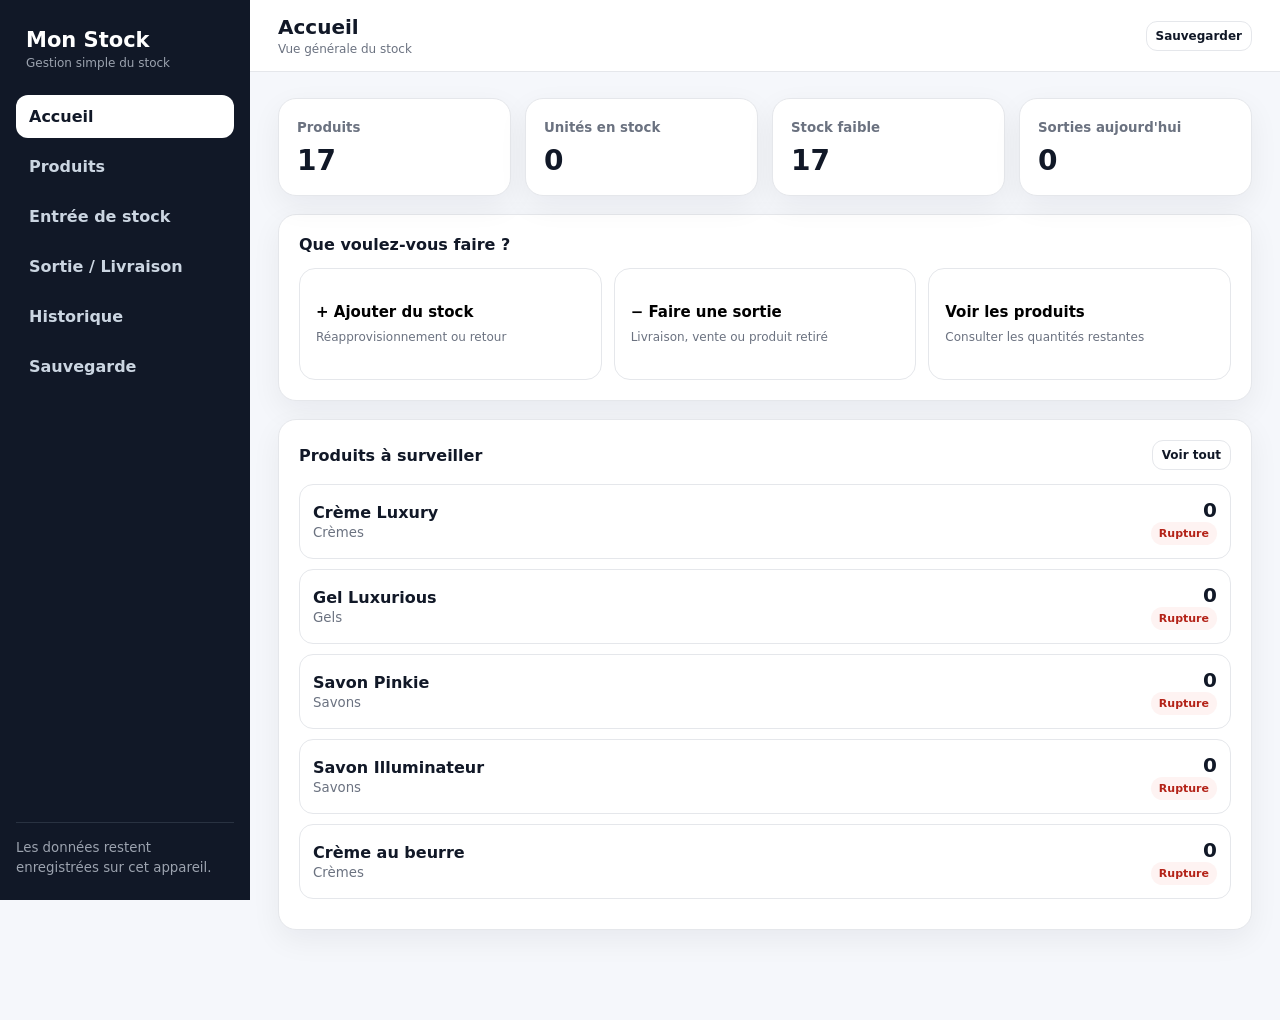
<file: carene-stock.html>
<!DOCTYPE html>
<html lang="fr">
<head>
<meta charset="UTF-8">
<meta name="viewport" content="width=device-width, initial-scale=1.0">
<title>Mon Stock</title>
<style>
:root{
  --bg:#f5f7fb;--surface:#ffffff;--surface2:#f9fafb;--text:#111827;--muted:#6b7280;
  --line:#e5e7eb;--primary:#111827;--primary2:#374151;--success:#047857;--danger:#b42318;
  --warning:#b54708;--shadow:0 10px 30px rgba(17,24,39,.06);--radius:18px
}
*{box-sizing:border-box}
html{scroll-behavior:smooth}
body{margin:0;font-family:Inter,ui-sans-serif,system-ui,-apple-system,Segoe UI,Roboto,Arial,sans-serif;background:var(--bg);color:var(--text)}
button,input,select,textarea{font:inherit}
button{cursor:pointer}
.app{min-height:100vh;display:flex}
.sidebar{
  width:250px;background:#111827;color:#fff;padding:22px 16px;position:fixed;inset:0 auto 0 0;
  display:flex;flex-direction:column;z-index:20
}
.logo{padding:6px 10px 24px}
.logo strong{font-size:21px;display:block}
.logo span{font-size:12px;color:#9ca3af}
.nav{display:grid;gap:7px}
.nav button{
  border:0;background:transparent;color:#cbd5e1;text-align:left;padding:12px 13px;border-radius:12px;font-weight:700
}
.nav button:hover,.nav button.active{background:#fff;color:#111827}
.side-bottom{margin-top:auto;border-top:1px solid #293241;padding-top:14px}
.side-bottom small{color:#9ca3af;line-height:1.4}
.main{margin-left:250px;width:calc(100% - 250px)}
.topbar{
  height:72px;background:rgba(255,255,255,.94);backdrop-filter:blur(10px);border-bottom:1px solid var(--line);
  display:flex;align-items:center;justify-content:space-between;padding:0 28px;position:sticky;top:0;z-index:15
}
.topbar h1{margin:0;font-size:20px}
.topbar p{margin:3px 0 0;color:var(--muted);font-size:12px}
.content{max-width:1180px;margin:auto;padding:26px 28px 90px}
.page{display:none}.page.active{display:block}
.grid4{display:grid;grid-template-columns:repeat(4,1fr);gap:14px}
.stat,.card{background:var(--surface);border:1px solid var(--line);border-radius:var(--radius);box-shadow:var(--shadow)}
.stat{padding:18px}.stat small{color:var(--muted);font-weight:700}.stat b{display:block;font-size:28px;margin-top:8px}
.card{padding:20px;margin-top:18px}
.card h2{font-size:16px;margin:0 0 14px}
.card-head{display:flex;align-items:center;justify-content:space-between;gap:12px;margin-bottom:14px}
.card-head h2{margin:0}
.quick{display:grid;grid-template-columns:repeat(3,1fr);gap:12px}
.quick button{
  min-height:112px;border:1px solid var(--line);background:#fff;border-radius:16px;padding:16px;text-align:left
}
.quick button:hover{transform:translateY(-1px);box-shadow:var(--shadow)}
.quick strong{display:block;font-size:15px;margin-bottom:5px}.quick span{font-size:12px;color:var(--muted)}
.btn{border:0;background:var(--primary);color:#fff;border-radius:11px;padding:10px 14px;font-weight:800}
.btn.secondary{background:#fff;color:var(--text);border:1px solid var(--line)}
.btn.success{background:var(--success)}.btn.danger{background:var(--danger)}
.btn.small{padding:7px 9px;font-size:12px}
input,select,textarea{
  width:100%;border:1px solid var(--line);background:#fff;border-radius:11px;padding:11px 12px;outline:none;color:var(--text)
}
input:focus,select:focus,textarea:focus{border-color:#9ca3af;box-shadow:0 0 0 3px rgba(17,24,39,.05)}
label{display:block;font-size:12px;color:var(--muted);font-weight:700;margin-bottom:6px}
.form-row{display:grid;grid-template-columns:1fr 1fr;gap:12px}
.field{margin-bottom:13px}
.table-wrap{overflow:auto;border:1px solid var(--line);border-radius:14px}
table{width:100%;border-collapse:collapse;min-width:760px}
th,td{padding:12px 13px;border-bottom:1px solid var(--line);text-align:left;font-size:13px}
th{background:#fafafa;color:#6b7280;font-size:12px}
tr:last-child td{border-bottom:0}
.badge{display:inline-flex;padding:5px 8px;border-radius:999px;font-size:11px;font-weight:800}
.badge.ok{background:#ecfdf3;color:#047857}.badge.low{background:#fff7ed;color:#b54708}.badge.zero{background:#fef3f2;color:#b42318}
.toolbar{display:flex;gap:9px;align-items:center;justify-content:space-between;flex-wrap:wrap}
.toolbar .search{max-width:320px}
.empty{padding:32px;text-align:center;color:var(--muted)}
.wizard{max-width:720px;margin:0 auto}
.steps{display:flex;align-items:center;margin:8px 0 22px}
.step{display:flex;align-items:center;gap:8px;color:#9ca3af;font-size:12px;font-weight:800;flex:1}
.step::after{content:"";height:2px;background:#e5e7eb;flex:1;margin-left:8px}
.step:last-child::after{display:none}
.step .dot{width:28px;height:28px;border-radius:50%;display:grid;place-items:center;background:#e5e7eb;color:#6b7280}
.step.active,.step.done{color:#111827}
.step.active .dot{background:#111827;color:#fff}.step.done .dot{background:#d1fae5;color:#047857}
.wizard-panel{display:none}.wizard-panel.active{display:block}
.wizard-actions{display:flex;justify-content:space-between;gap:10px;margin-top:18px}
.summary{
  background:#f9fafb;border:1px solid var(--line);border-radius:14px;padding:15px;margin-top:14px
}
.summary-row{display:flex;justify-content:space-between;gap:14px;padding:8px 0;border-bottom:1px dashed #d1d5db;font-size:13px}
.summary-row:last-child{border:0}.summary-row span{color:var(--muted)}
.product-card{
  display:flex;align-items:center;justify-content:space-between;gap:12px;border:1px solid var(--line);
  border-radius:14px;padding:13px;margin-bottom:10px
}
.product-card .meta{min-width:0}.product-card strong{display:block}.product-card small{color:var(--muted)}
.product-stock{text-align:right}.product-stock b{font-size:20px;display:block}
.notice{padding:12px 14px;border-radius:12px;background:#f9fafb;border:1px solid var(--line);font-size:12px;color:var(--muted);line-height:1.5}
.notice.success{background:#ecfdf3;border-color:#a7f3d0;color:#065f46}
.notice.warning{background:#fff7ed;border-color:#fed7aa;color:#9a3412}
.mobile-nav{display:none}
.section-title{margin-bottom:6px}.section-sub{margin:0 0 20px;color:var(--muted);font-size:13px}
.actions{display:flex;gap:6px;flex-wrap:wrap}
.hidden{display:none!important}
@media(max-width:900px){
  .sidebar{display:none}.main{margin-left:0;width:100%}
  .topbar{height:64px;padding:0 16px}
  .content{padding:18px 14px 92px}
  .grid4{grid-template-columns:1fr 1fr}
  .quick{grid-template-columns:1fr}
  .mobile-nav{
    display:grid;grid-template-columns:repeat(5,1fr);position:fixed;left:0;right:0;bottom:0;background:#fff;
    border-top:1px solid var(--line);z-index:30;padding:7px 6px calc(7px + env(safe-area-inset-bottom))
  }
  .mobile-nav button{border:0;background:transparent;color:#6b7280;padding:8px 3px;border-radius:9px;font-size:10px;font-weight:800}
  .mobile-nav button.active{background:#111827;color:#fff}
}
@media(max-width:560px){
  .grid4{grid-template-columns:1fr 1fr}.stat b{font-size:23px}
  .form-row{grid-template-columns:1fr}.card{padding:15px}.steps{overflow:hidden}
  .step{font-size:10px}.step .dot{width:24px;height:24px}.step::after{margin-left:4px}
  .topbar p{display:none}
}
</style>
</head>
<body>
<div class="app">
  <aside class="sidebar">
    <div class="logo"><strong>Mon Stock</strong><span>Gestion simple du stock</span></div>
    <nav class="nav">
      <button data-page="dashboard" class="active">Accueil</button>
      <button data-page="products">Produits</button>
      <button data-page="entry">Entrée de stock</button>
      <button data-page="exit">Sortie / Livraison</button>
      <button data-page="history">Historique</button>
      <button data-page="settings">Sauvegarde</button>
    </nav>
    <div class="side-bottom"><small>Les données restent enregistrées sur cet appareil.</small></div>
  </aside>

  <div class="main">
    <header class="topbar">
      <div><h1 id="pageTitle">Accueil</h1><p id="pageSubtitle">Vue générale du stock</p></div>
      <button class="btn secondary small" id="quickBackup">Sauvegarder</button>
    </header>

    <main class="content">
      <!-- DASHBOARD -->
      <section class="page active" id="page-dashboard">
        <div class="grid4">
          <div class="stat"><small>Produits</small><b id="dProducts">0</b></div>
          <div class="stat"><small>Unités en stock</small><b id="dUnits">0</b></div>
          <div class="stat"><small>Stock faible</small><b id="dLow">0</b></div>
          <div class="stat"><small>Sorties aujourd'hui</small><b id="dOutToday">0</b></div>
        </div>

        <div class="card">
          <h2>Que voulez-vous faire ?</h2>
          <div class="quick">
            <button data-goto="entry"><strong>+ Ajouter du stock</strong><span>Réapprovisionnement ou retour</span></button>
            <button data-goto="exit"><strong>− Faire une sortie</strong><span>Livraison, vente ou produit retiré</span></button>
            <button data-goto="products"><strong>Voir les produits</strong><span>Consulter les quantités restantes</span></button>
          </div>
        </div>

        <div class="card">
          <div class="card-head"><h2>Produits à surveiller</h2><button class="btn secondary small" data-goto="products">Voir tout</button></div>
          <div id="lowStockList"></div>
        </div>
      </section>

      <!-- PRODUCTS -->
      <section class="page" id="page-products">
        <h2 class="section-title">Produits</h2>
        <p class="section-sub">Ajoutez vos produits et consultez le stock disponible.</p>

        <div class="card" style="margin-top:0">
          <div class="toolbar">
            <input id="productSearch" class="search" placeholder="Rechercher un produit...">
            <button class="btn" id="startAddProduct">+ Nouveau produit</button>
          </div>
          <div class="table-wrap" style="margin-top:14px">
            <table>
              <thead><tr><th>Produit</th><th>Catégorie</th><th>Stock</th><th>État</th><th>Actions</th></tr></thead>
              <tbody id="productsBody"></tbody>
            </table>
          </div>
        </div>

        <div class="card hidden" id="addProductCard">
          <div class="card-head"><h2>Ajouter un produit</h2><button class="btn secondary small" id="cancelAddProduct">Fermer</button></div>
          <div class="wizard" id="productWizard">
            <div class="steps">
              <div class="step active" data-step="1"><span class="dot">1</span>Produit</div>
              <div class="step" data-step="2"><span class="dot">2</span>Stock</div>
              <div class="step" data-step="3"><span class="dot">3</span>Confirmer</div>
            </div>

            <div class="wizard-panel active" data-panel="1">
              <div class="field"><label>Nom du produit</label><input id="newName" placeholder="Ex. Savon Carène"></div>
              <div class="field"><label>Catégorie</label><input id="newCategory" placeholder="Ex. Savon, crème, gel..."></div>
              <div class="wizard-actions"><span></span><button class="btn" data-pnext>Continuer</button></div>
            </div>

            <div class="wizard-panel" data-panel="2">
              <div class="form-row">
                <div class="field"><label>Stock de départ</label><input id="newStock" type="number" min="0" step="1" value="0"></div>
                <div class="field"><label>Alerte stock faible</label><input id="newThreshold" type="number" min="0" step="1" value="5"></div>
              </div>
              <div class="notice">Exemple : si l'alerte est réglée à 5, le produit sera signalé dès qu'il reste 5 unités ou moins.</div>
              <div class="wizard-actions"><button class="btn secondary" data-pprev>Retour</button><button class="btn" data-pnext>Continuer</button></div>
            </div>

            <div class="wizard-panel" data-panel="3">
              <div class="summary" id="newProductSummary"></div>
              <div class="wizard-actions"><button class="btn secondary" data-pprev>Retour</button><button class="btn success" id="confirmAddProduct">Ajouter le produit</button></div>
            </div>
          </div>
        </div>
      </section>

      <!-- ENTRY -->
      <section class="page" id="page-entry">
        <h2 class="section-title">Entrée de stock</h2>
        <p class="section-sub">Ajoutez des unités à un produit existant.</p>
        <div class="card wizard" style="margin-top:0">
          <div class="steps" id="entrySteps">
            <div class="step active" data-step="1"><span class="dot">1</span>Produit</div>
            <div class="step" data-step="2"><span class="dot">2</span>Quantité</div>
            <div class="step" data-step="3"><span class="dot">3</span>Confirmer</div>
          </div>
          <div class="wizard-panel active" data-entry-panel="1">
            <div class="field"><label>Choisir le produit</label><select id="entryProduct"></select></div>
            <div id="entryProductInfo"></div>
            <div class="wizard-actions"><span></span><button class="btn" data-enext>Continuer</button></div>
          </div>
          <div class="wizard-panel" data-entry-panel="2">
            <div class="field"><label>Quantité à ajouter</label><input id="entryQty" type="number" min="1" step="1" placeholder="Ex. 20"></div>
            <div class="field"><label>Motif</label>
              <select id="entryReason"><option>Réapprovisionnement</option><option>Retour client</option><option>Correction</option><option>Autre</option></select>
            </div>
            <div class="field"><label>Note (facultatif)</label><textarea id="entryNote" rows="3" placeholder="Ex. Arrivage fournisseur"></textarea></div>
            <div class="wizard-actions"><button class="btn secondary" data-eprev>Retour</button><button class="btn" data-enext>Continuer</button></div>
          </div>
          <div class="wizard-panel" data-entry-panel="3">
            <div class="summary" id="entrySummary"></div>
            <div class="wizard-actions"><button class="btn secondary" data-eprev>Retour</button><button class="btn success" id="confirmEntry">Valider l'entrée</button></div>
          </div>
        </div>
      </section>

      <!-- EXIT -->
      <section class="page" id="page-exit">
        <h2 class="section-title">Sortie / Livraison</h2>
        <p class="section-sub">Retirez les produits qui quittent le stock.</p>
        <div class="card wizard" style="margin-top:0">
          <div class="steps" id="exitSteps">
            <div class="step active" data-step="1"><span class="dot">1</span>Produit</div>
            <div class="step" data-step="2"><span class="dot">2</span>Sortie</div>
            <div class="step" data-step="3"><span class="dot">3</span>Confirmer</div>
          </div>
          <div class="wizard-panel active" data-exit-panel="1">
            <div class="field"><label>Choisir le produit</label><select id="exitProduct"></select></div>
            <div id="exitProductInfo"></div>
            <div class="wizard-actions"><span></span><button class="btn" data-xnext>Continuer</button></div>
          </div>
          <div class="wizard-panel" data-exit-panel="2">
            <div class="field"><label>Quantité à sortir</label><input id="exitQty" type="number" min="1" step="1" placeholder="Ex. 5"></div>
            <div class="field"><label>Motif</label>
              <select id="exitReason"><option>Livraison / commande</option><option>Vente directe</option><option>Produit abîmé</option><option>Perte</option><option>Correction</option><option>Autre</option></select>
            </div>
            <div class="field"><label>Note (facultatif)</label><textarea id="exitNote" rows="3" placeholder="Ex. Livraison cliente Awa"></textarea></div>
            <div class="wizard-actions"><button class="btn secondary" data-xprev>Retour</button><button class="btn" data-xnext>Continuer</button></div>
          </div>
          <div class="wizard-panel" data-exit-panel="3">
            <div class="summary" id="exitSummary"></div>
            <div class="wizard-actions"><button class="btn secondary" data-xprev>Retour</button><button class="btn" id="confirmExit">Valider la sortie</button></div>
          </div>
        </div>
      </section>

      <!-- HISTORY -->
      <section class="page" id="page-history">
        <h2 class="section-title">Historique</h2>
        <p class="section-sub">Toutes les entrées et sorties enregistrées.</p>
        <div class="card" style="margin-top:0">
          <div class="toolbar">
            <div style="display:flex;gap:8px;flex-wrap:wrap">
              <select id="historyType" style="width:auto"><option value="">Tous</option><option value="IN">Entrées</option><option value="OUT">Sorties</option></select>
              <input id="historySearch" class="search" placeholder="Rechercher...">
            </div>
            <button class="btn secondary" id="exportHistory">Exporter CSV</button>
          </div>
          <div class="table-wrap" style="margin-top:14px">
            <table>
              <thead><tr><th>Date</th><th>Produit</th><th>Type</th><th>Quantité</th><th>Stock après</th><th>Détail</th></tr></thead>
              <tbody id="historyBody"></tbody>
            </table>
          </div>
        </div>
      </section>

      <!-- SETTINGS -->
      <section class="page" id="page-settings">
        <h2 class="section-title">Sauvegarde</h2>
        <p class="section-sub">Gardez une copie de vos données.</p>
        <div class="card" style="margin-top:0">
          <h2>Sauvegarder les données</h2>
          <p class="section-sub">Téléchargez une copie complète de votre stock et de l'historique.</p>
          <button class="btn" id="backupBtn">Télécharger la sauvegarde</button>
        </div>
        <div class="card">
          <h2>Restaurer une sauvegarde</h2>
          <p class="section-sub">Choisissez un fichier de sauvegarde créé par cette application.</p>
          <label class="btn secondary" style="display:inline-block;margin:0">Choisir un fichier
            <input type="file" id="restoreInput" accept=".json,application/json" hidden>
          </label>
        </div>
        <div class="card">
          <h2>Exporter le stock</h2>
          <p class="section-sub">Créez un fichier CSV lisible dans Excel.</p>
          <button class="btn secondary" id="exportStock">Exporter le stock CSV</button>
        </div>
      </section>
    </main>
  </div>
</div>

<nav class="mobile-nav">
  <button data-page="dashboard" class="active">Accueil</button>
  <button data-page="products">Produits</button>
  <button data-page="entry">Entrée</button>
  <button data-page="exit">Sortie</button>
  <button data-page="history">Historique</button>
</nav>

<script>
(() => {
const KEY='mon_stock_app_v2';
const $=id=>document.getElementById(id);
let data=load();
let productStep=1, entryStep=1, exitStep=1;

const pageMeta={
 dashboard:['Accueil','Vue générale du stock'],
 products:['Produits','Liste et gestion des produits'],
 entry:['Entrée de stock','Ajouter des unités'],
 exit:['Sortie / Livraison','Retirer des unités'],
 history:['Historique','Mouvements du stock'],
 settings:['Sauvegarde','Sauvegarder ou restaurer les données']
};

function load(){
 try{
   const x=JSON.parse(localStorage.getItem(KEY));
   if(x&&Array.isArray(x.products)&&Array.isArray(x.movements)) return x;
 }catch(e){}
 return {products:[],movements:[]};
}
function save(){localStorage.setItem(KEY,JSON.stringify(data));renderAll()}
function uid(){return Date.now().toString(36)+Math.random().toString(36).slice(2,8)}
function esc(s=''){return String(s).replace(/[&<>"']/g,c=>({'&':'&amp;','<':'&lt;','>':'&gt;','"':'&quot;',"'":'&#039;'}[c]))}
function dt(iso){return new Intl.DateTimeFormat('fr-FR',{dateStyle:'short',timeStyle:'short'}).format(new Date(iso))}
function dayKey(d=new Date()){return d.getFullYear()+'-'+String(d.getMonth()+1).padStart(2,'0')+'-'+String(d.getDate()).padStart(2,'0')}
function productById(id){return data.products.find(p=>p.id===id)}

function gotoPage(page){
 document.querySelectorAll('.page').forEach(p=>p.classList.remove('active'));
 $('page-'+page).classList.add('active');
 document.querySelectorAll('[data-page]').forEach(b=>b.classList.toggle('active',b.dataset.page===page));
 $('pageTitle').textContent=pageMeta[page][0];$('pageSubtitle').textContent=pageMeta[page][1];
 if(page==='entry') resetEntry();
 if(page==='exit') resetExit();
 window.scrollTo({top:0,behavior:'smooth'});
}
document.querySelectorAll('[data-page]').forEach(b=>b.onclick=()=>gotoPage(b.dataset.page));
document.querySelectorAll('[data-goto]').forEach(b=>b.onclick=()=>gotoPage(b.dataset.goto));

function renderAll(){
 renderDashboard();renderProducts();renderSelects();renderHistory();
}
function renderDashboard(){
 $('dProducts').textContent=data.products.length;
 $('dUnits').textContent=data.products.reduce((a,p)=>a+p.stock,0);
 $('dLow').textContent=data.products.filter(p=>p.stock<=p.threshold).length;
 $('dOutToday').textContent=data.movements.filter(m=>m.type==='OUT'&&dayKey(new Date(m.date))===dayKey()).reduce((a,m)=>a+m.qty,0);
 const low=data.products.filter(p=>p.stock<=p.threshold).slice(0,5);
 $('lowStockList').innerHTML=low.length?low.map(p=>`
 <div class="product-card">
   <div class="meta"><strong>${esc(p.name)}</strong><small>${esc(p.category||'Sans catégorie')}</small></div>
   <div class="product-stock"><b>${p.stock}</b><span class="badge ${p.stock===0?'zero':'low'}">${p.stock===0?'Rupture':'Faible'}</span></div>
 </div>`).join(''):'<div class="notice success">Aucun produit en stock faible.</div>';
}
function renderProducts(){
 const q=$('productSearch').value.trim().toLowerCase();
 const items=data.products.filter(p=>(p.name+' '+(p.category||'')).toLowerCase().includes(q));
 $('productsBody').innerHTML=items.length?items.map(p=>{
   const badge=p.stock===0?'<span class="badge zero">Rupture</span>':p.stock<=p.threshold?'<span class="badge low">Faible</span>':'<span class="badge ok">OK</span>';
   return `<tr><td><strong>${esc(p.name)}</strong></td><td>${esc(p.category||'—')}</td><td><strong>${p.stock}</strong></td><td>${badge}</td>
   <td><div class="actions"><button class="btn secondary small" data-edit="${p.id}">Modifier</button><button class="btn danger small" data-del="${p.id}">Supprimer</button></div></td></tr>`
 }).join(''):'<tr><td colspan="5" class="empty">Aucun produit.</td></tr>';
 document.querySelectorAll('[data-del]').forEach(b=>b.onclick=()=>{
   const p=productById(b.dataset.del); if(!p)return;
   if(confirm(`Supprimer "${p.name}" ?`)){data.products=data.products.filter(x=>x.id!==p.id);save()}
 });
 document.querySelectorAll('[data-edit]').forEach(b=>b.onclick=()=>{
   const p=productById(b.dataset.edit);if(!p)return;
   const name=prompt('Nom du produit :',p.name);if(name===null)return;
   const cat=prompt('Catégorie :',p.category||'');if(cat===null)return;
   const th=prompt('Alerte stock faible :',p.threshold);if(th===null)return;
   p.name=name.trim()||p.name;p.category=cat.trim();p.threshold=Math.max(0,Number(th)||0);save();
 });
}
$('productSearch').oninput=renderProducts;

function renderSelects(){
 const opts=data.products.length?'<option value="">— Choisir —</option>'+data.products.map(p=>`<option value="${p.id}">${esc(p.name)} — stock ${p.stock}</option>`).join(''):'<option value="">Aucun produit</option>';
 $('entryProduct').innerHTML=opts;$('exitProduct').innerHTML=opts;
 updateEntryProductInfo();updateExitProductInfo();
}
function renderHistory(){
 const type=$('historyType').value;
 const q=$('historySearch').value.trim().toLowerCase();
 const items=data.movements.filter(m=>(!type||m.type===type)&&((m.productName+' '+(m.reason||'')+' '+(m.note||'')).toLowerCase().includes(q)));
 $('historyBody').innerHTML=items.length?items.map(m=>`
 <tr><td>${dt(m.date)}</td><td>${esc(m.productName)}</td><td>${m.type==='IN'?'<span class="badge ok">Entrée</span>':'<span class="badge zero">Sortie</span>'}</td>
 <td><strong>${m.type==='IN'?'+':'−'}${m.qty}</strong></td><td>${m.stockAfter}</td><td>${esc([m.reason,m.note].filter(Boolean).join(' — ')||'—')}</td></tr>`).join('')
 :'<tr><td colspan="6" class="empty">Aucun mouvement.</td></tr>';
}
$('historyType').onchange=renderHistory;$('historySearch').oninput=renderHistory;

/* PRODUCT WIZARD */
$('startAddProduct').onclick=()=>{$('addProductCard').classList.remove('hidden');productStep=1;renderProductStep();$('addProductCard').scrollIntoView({behavior:'smooth'})}
$('cancelAddProduct').onclick=()=>{$('addProductCard').classList.add('hidden')}
function renderProductStep(){
 document.querySelectorAll('#productWizard .wizard-panel').forEach(p=>p.classList.toggle('active',Number(p.dataset.panel)===productStep));
 document.querySelectorAll('#productWizard .step').forEach(s=>{
   const n=Number(s.dataset.step);s.classList.toggle('active',n===productStep);s.classList.toggle('done',n<productStep)
 });
 if(productStep===3){
   $('newProductSummary').innerHTML=[
    ['Produit',$('newName').value.trim()||'—'],
    ['Catégorie',$('newCategory').value.trim()||'—'],
    ['Stock de départ',$('newStock').value||'0'],
    ['Alerte stock faible',$('newThreshold').value||'0']
   ].map(x=>`<div class="summary-row"><span>${x[0]}</span><strong>${esc(x[1])}</strong></div>`).join('');
 }
}
document.querySelectorAll('[data-pnext]').forEach(b=>b.onclick=()=>{
 if(productStep===1&&!$('newName').value.trim()){alert('Entrez le nom du produit.');return}
 productStep=Math.min(3,productStep+1);renderProductStep()
});
document.querySelectorAll('[data-pprev]').forEach(b=>b.onclick=()=>{productStep=Math.max(1,productStep-1);renderProductStep()});
$('confirmAddProduct').onclick=()=>{
 const name=$('newName').value.trim(),category=$('newCategory').value.trim(),stock=Math.max(0,Number($('newStock').value)||0),threshold=Math.max(0,Number($('newThreshold').value)||0);
 if(data.products.some(p=>p.name.toLowerCase()===name.toLowerCase())){alert('Ce produit existe déjà.');return}
 const p={id:uid(),name,category,stock,threshold,createdAt:new Date().toISOString()};data.products.unshift(p);
 if(stock>0)data.movements.unshift({id:uid(),productId:p.id,productName:p.name,type:'IN',qty:stock,stockAfter:stock,reason:'Stock initial',note:'',date:new Date().toISOString()});
 save();$('newName').value='';$('newCategory').value='';$('newStock').value=0;$('newThreshold').value=5;$('addProductCard').classList.add('hidden');gotoPage('products')
};

/* ENTRY WIZARD */
function resetEntry(){entryStep=1;$('entryProduct').value='';$('entryQty').value='';$('entryNote').value='';renderEntryStep();updateEntryProductInfo()}
function renderEntryStep(){
 document.querySelectorAll('[data-entry-panel]').forEach(p=>p.classList.toggle('active',Number(p.dataset.entryPanel)===entryStep));
 document.querySelectorAll('#entrySteps .step').forEach(s=>{const n=Number(s.dataset.step);s.classList.toggle('active',n===entryStep);s.classList.toggle('done',n<entryStep)});
 if(entryStep===3){
  const p=productById($('entryProduct').value),q=Number($('entryQty').value)||0;
  $('entrySummary').innerHTML=summaryRows([['Produit',p?.name||'—'],['Stock actuel',String(p?.stock??'—')],['Quantité ajoutée','+'+q],['Nouveau stock',String((p?.stock||0)+q)],['Motif',$('entryReason').value]]);
 }
}
function updateEntryProductInfo(){
 const p=productById($('entryProduct').value);
 $('entryProductInfo').innerHTML=p?`<div class="notice">Stock actuel : <strong>${p.stock}</strong> unités</div>`:'';
}
$('entryProduct').onchange=updateEntryProductInfo;
document.querySelectorAll('[data-enext]').forEach(b=>b.onclick=()=>{
 if(entryStep===1&&!productById($('entryProduct').value)){alert('Choisissez un produit.');return}
 if(entryStep===2&&Number($('entryQty').value)<=0){alert('Entrez une quantité valide.');return}
 entryStep=Math.min(3,entryStep+1);renderEntryStep()
});
document.querySelectorAll('[data-eprev]').forEach(b=>b.onclick=()=>{entryStep=Math.max(1,entryStep-1);renderEntryStep()});
$('confirmEntry').onclick=()=>{
 const p=productById($('entryProduct').value),q=Number($('entryQty').value);if(!p||q<=0)return;
 p.stock+=q;data.movements.unshift({id:uid(),productId:p.id,productName:p.name,type:'IN',qty:q,stockAfter:p.stock,reason:$('entryReason').value,note:$('entryNote').value.trim(),date:new Date().toISOString()});
 save();alert('Entrée enregistrée.');gotoPage('dashboard')
};

/* EXIT WIZARD */
function resetExit(){exitStep=1;$('exitProduct').value='';$('exitQty').value='';$('exitNote').value='';renderExitStep();updateExitProductInfo()}
function renderExitStep(){
 document.querySelectorAll('[data-exit-panel]').forEach(p=>p.classList.toggle('active',Number(p.dataset.exitPanel)===exitStep));
 document.querySelectorAll('#exitSteps .step').forEach(s=>{const n=Number(s.dataset.step);s.classList.toggle('active',n===exitStep);s.classList.toggle('done',n<exitStep)});
 if(exitStep===3){
  const p=productById($('exitProduct').value),q=Number($('exitQty').value)||0;
  $('exitSummary').innerHTML=summaryRows([['Produit',p?.name||'—'],['Stock actuel',String(p?.stock??'—')],['Quantité retirée','−'+q],['Stock restant',String((p?.stock||0)-q)],['Motif',$('exitReason').value]]);
 }
}
function updateExitProductInfo(){
 const p=productById($('exitProduct').value);
 $('exitProductInfo').innerHTML=p?`<div class="notice ${p.stock===0?'warning':''}">Stock disponible : <strong>${p.stock}</strong> unités</div>`:'';
}
$('exitProduct').onchange=updateExitProductInfo;
document.querySelectorAll('[data-xnext]').forEach(b=>b.onclick=()=>{
 const p=productById($('exitProduct').value),q=Number($('exitQty').value)||0;
 if(exitStep===1&&!p){alert('Choisissez un produit.');return}
 if(exitStep===2&&(q<=0)){alert('Entrez une quantité valide.');return}
 if(exitStep===2&&p&&q>p.stock){alert(`Stock insuffisant. Il reste ${p.stock} unités.`);return}
 exitStep=Math.min(3,exitStep+1);renderExitStep()
});
document.querySelectorAll('[data-xprev]').forEach(b=>b.onclick=()=>{exitStep=Math.max(1,exitStep-1);renderExitStep()});
$('confirmExit').onclick=()=>{
 const p=productById($('exitProduct').value),q=Number($('exitQty').value);if(!p||q<=0||q>p.stock)return;
 p.stock-=q;data.movements.unshift({id:uid(),productId:p.id,productName:p.name,type:'OUT',qty:q,stockAfter:p.stock,reason:$('exitReason').value,note:$('exitNote').value.trim(),date:new Date().toISOString()});
 save();alert('Sortie enregistrée.');gotoPage('dashboard')
};

function summaryRows(rows){return rows.map(x=>`<div class="summary-row"><span>${esc(x[0])}</span><strong>${esc(x[1])}</strong></div>`).join('')}

/* BACKUP / EXPORT */
function download(name,content,type){
 const blob=new Blob([content],{type});const url=URL.createObjectURL(blob);const a=document.createElement('a');a.href=url;a.download=name;a.click();setTimeout(()=>URL.revokeObjectURL(url),500)
}
function backup(){download(`sauvegarde-stock-${dayKey()}.json`,JSON.stringify(data,null,2),'application/json')}
$('backupBtn').onclick=backup;$('quickBackup').onclick=backup;
$('restoreInput').onchange=async e=>{
 const f=e.target.files[0];if(!f)return;
 try{
  const x=JSON.parse(await f.text());if(!Array.isArray(x.products)||!Array.isArray(x.movements))throw 0;
  if(confirm('Restaurer cette sauvegarde ?')){data=x;save();gotoPage('dashboard')}
 }catch(err){alert('Fichier invalide.')}
 e.target.value='';
}
function csv(rows){return '\uFEFF'+rows.map(r=>r.map(v=>{v=String(v??'');return /[;"\n]/.test(v)?'"'+v.replace(/"/g,'""')+'"':v}).join(';')).join('\n')}
$('exportStock').onclick=()=>download(`stock-${dayKey()}.csv`,csv([['Produit','Catégorie','Stock','Seuil'],...data.products.map(p=>[p.name,p.category,p.stock,p.threshold])]),'text/csv;charset=utf-8');
$('exportHistory').onclick=()=>download(`historique-${dayKey()}.csv`,csv([['Date','Produit','Type','Quantité','Stock après','Motif','Note'],...data.movements.map(m=>[dt(m.date),m.productName,m.type==='IN'?'Entrée':'Sortie',m.qty,m.stockAfter,m.reason,m.note])]),'text/csv;charset=utf-8');

renderAll();
})();
</script>
</body>
</html>
</file>
